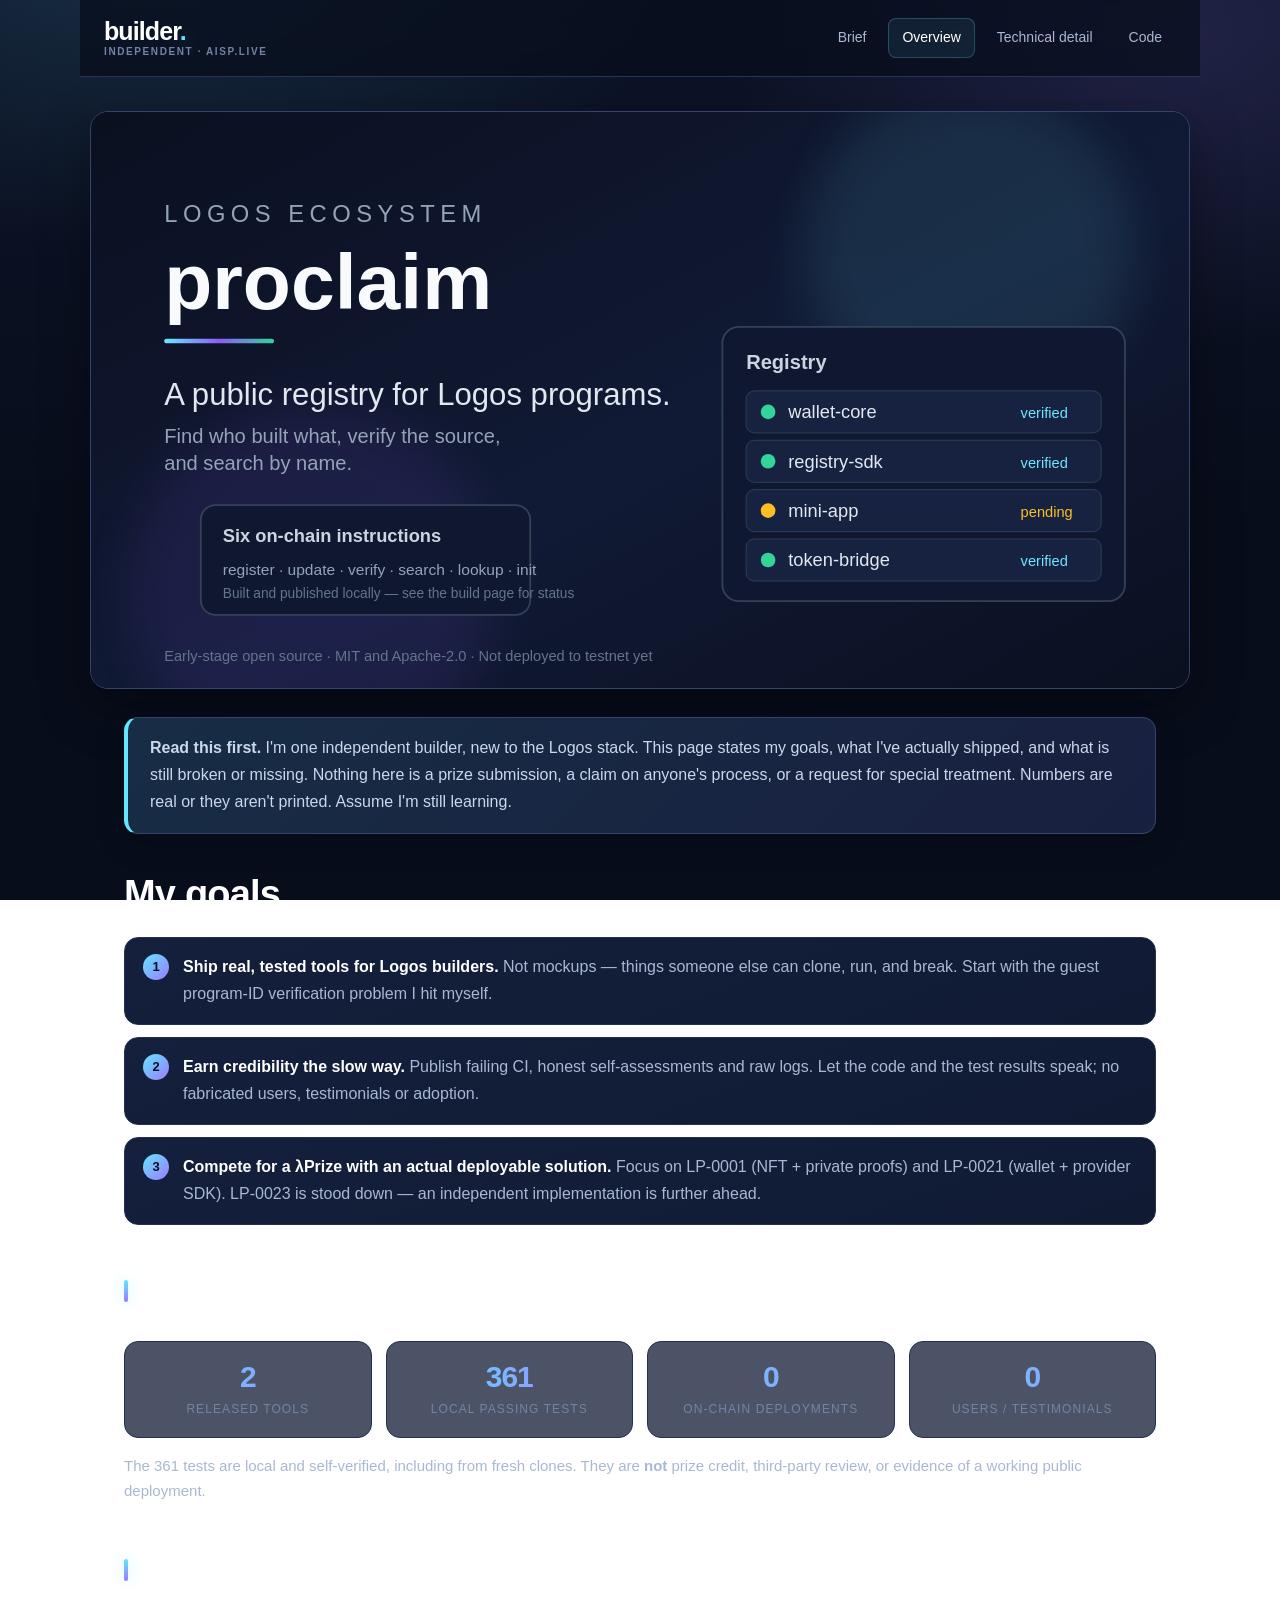
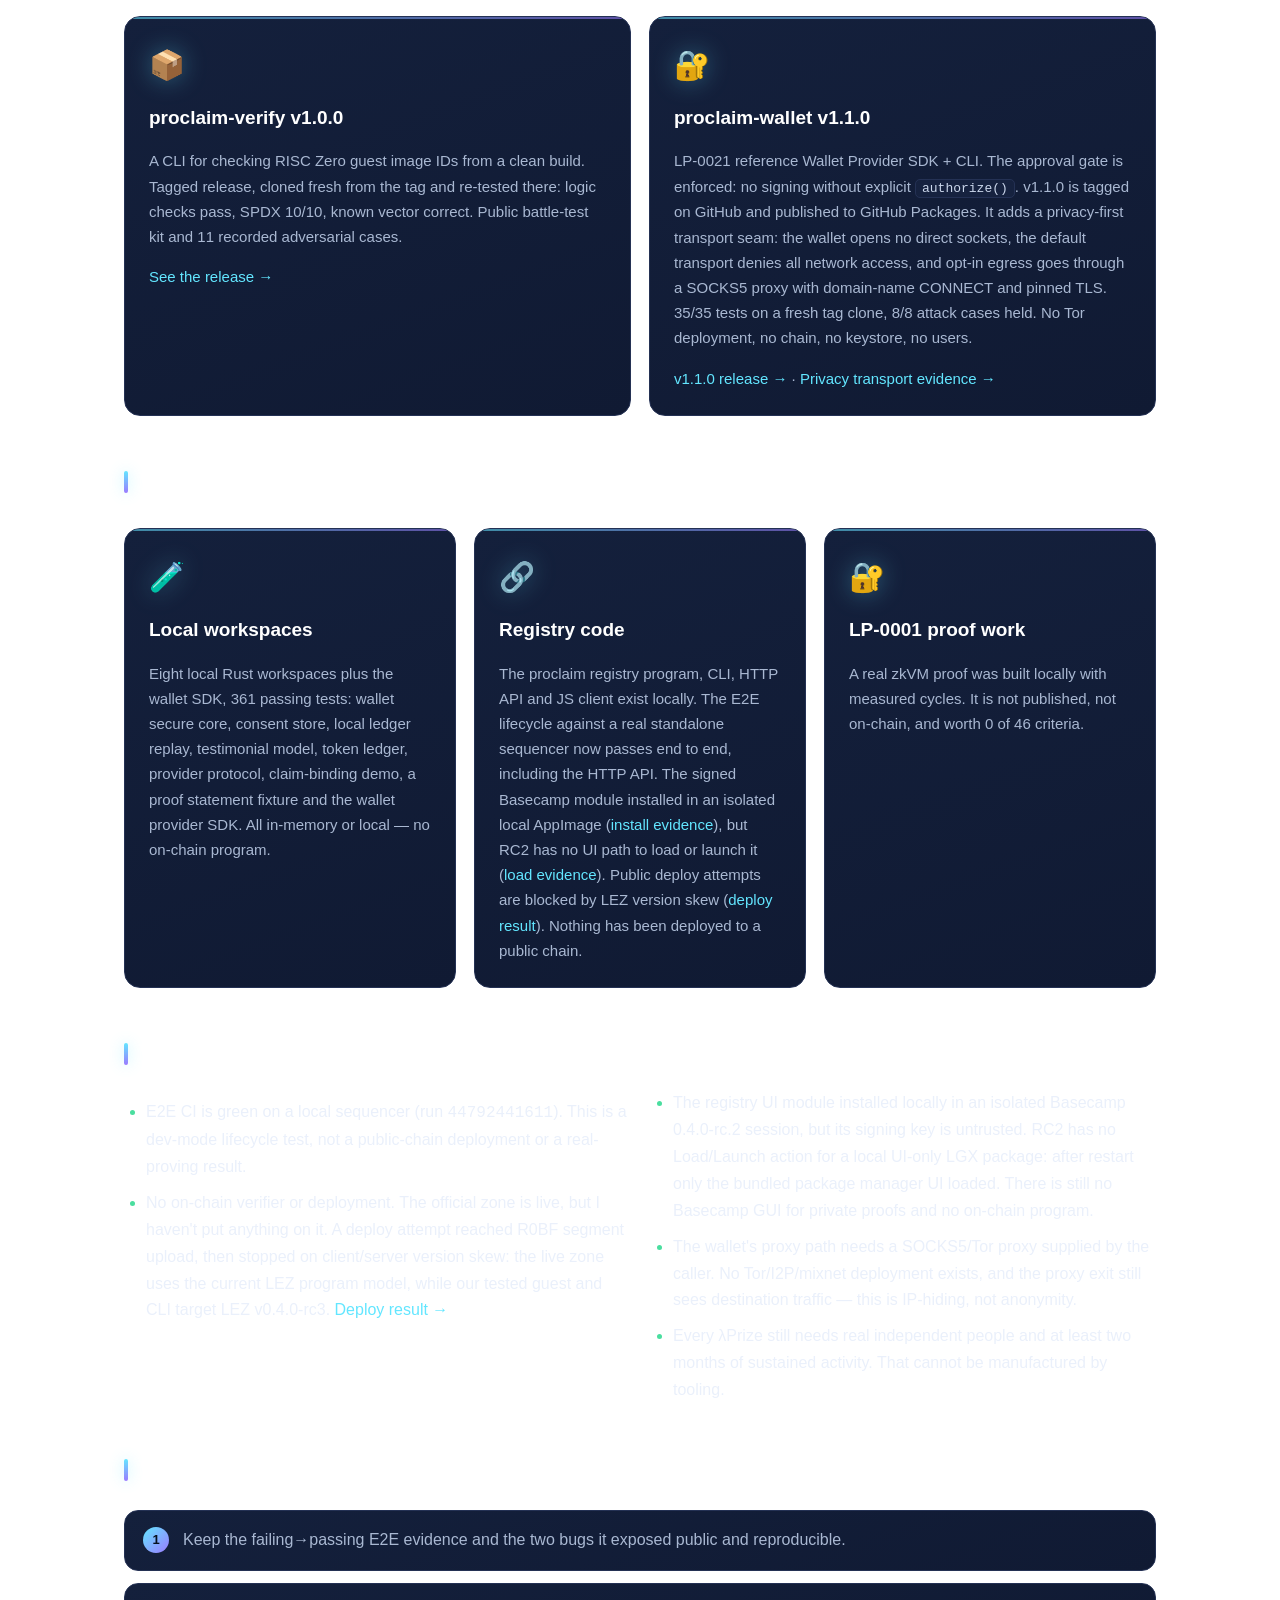
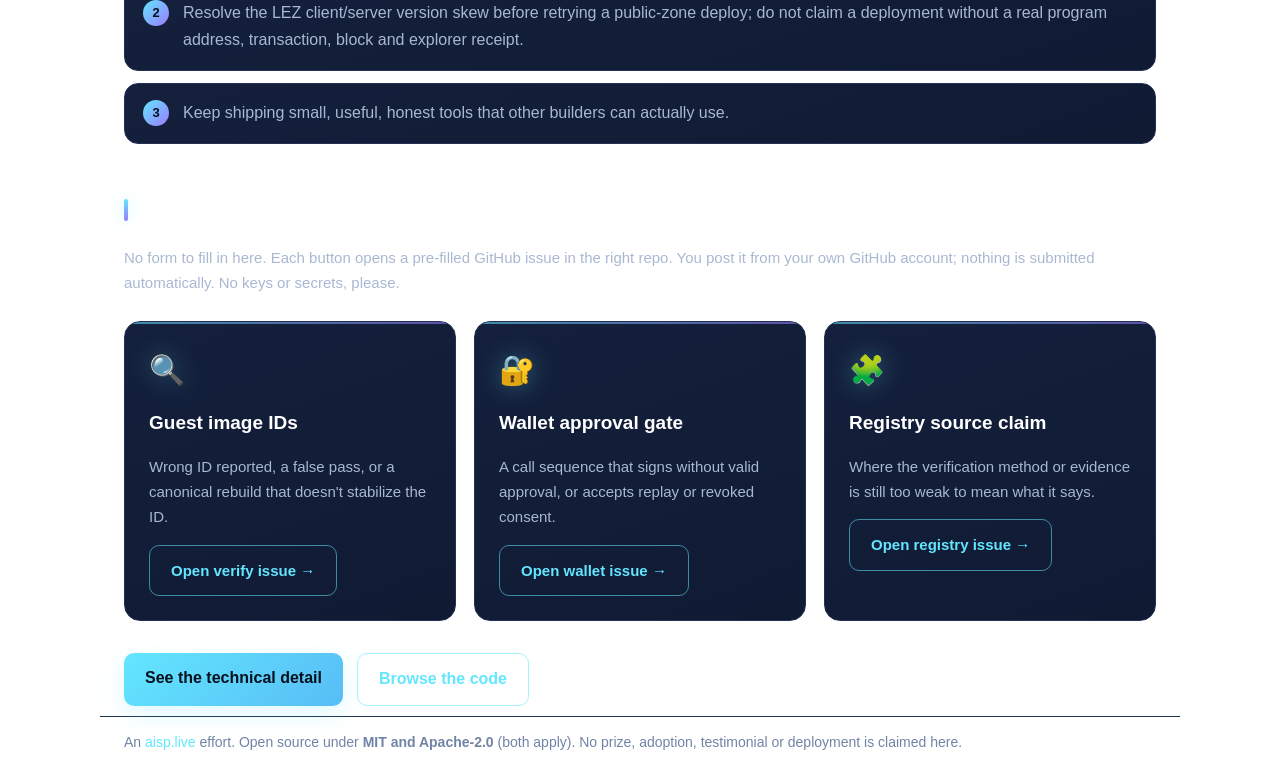
<file: index.html>
<!DOCTYPE html>
<!-- SPDX-License-Identifier: MIT AND Apache-2.0 -->
<html lang="en">
<head>
<meta charset="utf-8">
<meta name="viewport" content="width=device-width, initial-scale=1">
<title>Independent Logos builder — goals, shipped work, honest status</title>
<meta name="description" content="One independent builder working in public on Logos/LEZ: real goals, what's actually shipped, what's blocked, and what's next. No prize claims, no inflated numbers.">
<link rel="canonical" href="https://goldennftplatform-svg.github.io/proclaim-site/">
<base href="https://goldennftplatform-svg.github.io/proclaim-site/">
<link rel="stylesheet" href="https://goldennftplatform-svg.github.io/proclaim-site/style.css">
</head>
<body>
<header class="nav">
  <a class="brand" href="https://goldennftplatform-svg.github.io/proclaim-site/index.html">builder<span class="dot">.</span><span class="product">independent · aisp.live</span></a>
  <nav>
    <a href="https://goldennftplatform-svg.github.io/proclaim-site/brief.html">Brief</a>
    <a href="https://goldennftplatform-svg.github.io/proclaim-site/index.html" class="active">Overview</a>
    <a href="https://goldennftplatform-svg.github.io/proclaim-site/build.html">Technical detail</a>
    <a href="https://github.com/goldennftplatform-svg" target="_blank" rel="noopener">Code</a>
  </nav>
</header>

<main>
<section class="hero">
  <img src="https://goldennftplatform-svg.github.io/proclaim-site/hero.svg" alt="Independent Logos builder — goals, shipped work, honest status" class="hero-img">
</section>

<section class="wrap">
  <div class="notice">
    <strong>Read this first.</strong> I'm one independent builder, new to the Logos stack. This page
    states my goals, what I've actually shipped, and what is still broken or missing. Nothing here
    is a prize submission, a claim on anyone's process, or a request for special treatment. Numbers
    are real or they aren't printed. Assume I'm still learning.
  </div>

  <h1>My goals</h1>
  <ol class="goals">
    <li><strong>Ship real, tested tools for Logos builders.</strong> Not mockups — things someone else can clone, run, and break. Start with the guest program-ID verification problem I hit myself.</li>
    <li><strong>Earn credibility the slow way.</strong> Publish failing CI, honest self-assessments and raw logs. Let the code and the test results speak; no fabricated users, testimonials or adoption.</li>
    <li><strong>Compete for a λPrize with an actual deployable solution.</strong> Focus on LP-0001 (NFT + private proofs) and LP-0021 (wallet + provider SDK). LP-0023 is stood down — an independent implementation is further ahead.</li>
  </ol>

  <h2>Where we are right now</h2>
  <div class="stats">
    <div class="stat"><b>2</b><span>released tools</span></div>
    <div class="stat"><b>361</b><span>local passing tests</span></div>
    <div class="stat"><b>0</b><span>on-chain deployments</span></div>
    <div class="stat"><b>0</b><span>users / testimonials</span></div>
  </div>
  <p class="muted">The 361 tests are local and self-verified, including from fresh clones. They are
  <strong>not</strong> prize credit, third-party review, or evidence of a working public deployment.</p>

  <h2>What's actually shipped</h2>
  <div class="cards">
    <div class="card">
      <div class="ico">📦</div>
      <h3>proclaim-verify v1.0.0</h3>
      <p>A CLI for checking RISC Zero guest image IDs from a clean build. Tagged release, cloned fresh from the tag and re-tested there: logic checks pass, SPDX 10/10, known vector correct. Public battle-test kit and 11 recorded adversarial cases.</p>
      <p><a href="https://github.com/goldennftplatform-svg/proclaim-verify/releases/tag/v1.0.0" target="_blank" rel="noopener">See the release →</a></p>
    </div>
    <div class="card">
      <div class="ico">🔐</div>
      <h3>proclaim-wallet v1.1.0</h3>
      <p>LP-0021 reference Wallet Provider SDK + CLI. The approval gate is enforced: no signing without explicit <code>authorize()</code>. v1.1.0 is tagged on GitHub and published to GitHub Packages. It adds a privacy-first transport seam: the wallet opens no direct sockets, the default transport denies all network access, and opt-in egress goes through a SOCKS5 proxy with domain-name CONNECT and pinned TLS. 35/35 tests on a fresh tag clone, 8/8 attack cases held. No Tor deployment, no chain, no keystore, no users.</p>
      <p><a href="https://github.com/goldennftplatform-svg/proclaim-wallet/releases/tag/v1.1.0" target="_blank" rel="noopener">v1.1.0 release →</a> ·
      <a href="https://github.com/goldennftplatform-svg/proclaim-wallet/blob/v1.1.0/PRIVACY-TRANSPORT.md" target="_blank" rel="noopener">Privacy transport evidence →</a></p>
    </div>
  </div>

  <h2>What's built but not shipped</h2>
  <div class="cards">
    <div class="card">
      <div class="ico">🧪</div>
      <h3>Local workspaces</h3>
      <p>Eight local Rust workspaces plus the wallet SDK, 361 passing tests: wallet secure core, consent store, local ledger replay, testimonial model, token ledger, provider protocol, claim-binding demo, a proof statement fixture and the wallet provider SDK. All in-memory or local — no on-chain program.</p>
    </div>
    <div class="card">
      <div class="ico">🔗</div>
      <h3>Registry code</h3>
      <p>The proclaim registry program, CLI, HTTP API and JS client exist locally. The E2E lifecycle against a real standalone sequencer now passes end to end, including the HTTP API. The signed Basecamp module installed in an isolated local AppImage (<a href="https://github.com/goldennftplatform-svg/proclaim/blob/master/BASECAMP-INSTALL-RESULT.md" target="_blank" rel="noopener">install evidence</a>), but RC2 has no UI path to load or launch it (<a href="https://github.com/goldennftplatform-svg/proclaim/blob/master/BASECAMP-LOAD-RESULT.md" target="_blank" rel="noopener">load evidence</a>). Public deploy attempts are blocked by LEZ version skew (<a href="https://github.com/goldennftplatform-svg/proclaim/blob/master/DEPLOY-RESULT.md" target="_blank" rel="noopener">deploy result</a>). Nothing has been deployed to a public chain.</p>
    </div>
    <div class="card">
      <div class="ico">🔐</div>
      <h3>LP-0001 proof work</h3>
      <p>A real zkVM proof was built locally with measured cycles. It is not published, not on-chain, and worth 0 of 46 criteria.</p>
    </div>
  </div>

  <h2>What's blocking</h2>
  <ul class="checks">
    <li>E2E CI is green on a local sequencer (run <code>44792441611</code>). This is a dev-mode lifecycle test, not a public-chain deployment or a real-proving result.</li>
    <li>No on-chain verifier or deployment. The official zone is live, but I haven't put anything on it. A deploy attempt reached R0BF segment upload, then stopped on client/server version skew: the live zone uses the current LEZ program model, while our tested guest and CLI target LEZ v0.4.0-rc3. <a href="https://github.com/goldennftplatform-svg/proclaim/blob/master/DEPLOY-RESULT.md" target="_blank" rel="noopener">Deploy result →</a></li>
    <li>The registry UI module installed locally in an isolated Basecamp 0.4.0-rc.2 session, but its signing key is untrusted. RC2 has no Load/Launch action for a local UI-only LGX package: after restart only the bundled package manager UI loaded. There is still no Basecamp GUI for private proofs and no on-chain program.</li>
    <li>The wallet's proxy path needs a SOCKS5/Tor proxy supplied by the caller. No Tor/I2P/mixnet deployment exists, and the proxy exit still sees destination traffic — this is IP-hiding, not anonymity.</li>
    <li>Every λPrize still needs real independent people and at least two months of sustained activity. That cannot be manufactured by tooling.</li>
  </ul>

  <h2>What's next</h2>
  <ol class="goals">
    <li>Keep the failing→passing E2E evidence and the two bugs it exposed public and reproducible.</li>
    <li>Resolve the LEZ client/server version skew before retrying a public-zone deploy; do not claim a deployment without a real program address, transaction, block and explorer receipt.</li>
    <li>Keep shipping small, useful, honest tools that other builders can actually use.</li>
  </ol>

  <h2>Send a failure case or idea</h2>
  <p class="muted">No form to fill in here. Each button opens a pre-filled GitHub issue in the right repo. You post it from your own GitHub account; nothing is submitted automatically. No keys or secrets, please.</p>
  <div class="cards">
    <div class="card">
      <div class="ico">🔍</div>
      <h3>Guest image IDs</h3>
      <p>Wrong ID reported, a false pass, or a canonical rebuild that doesn't stabilize the ID.</p>
      <p><a class="button ghost" href="https://github.com/goldennftplatform-svg/proclaim-verify/issues/new?title=Review%20request%3A%20path-dependent%20guest%20ID%20report&body=%23%23%23%20What%20you%20tried%0A%0A%23%23%23%20ID%20%60proclaim-verify%60%20reported%0A%0A%23%23%23%20Expected%20ID%0A%0A%23%23%23%20Commands%20%2B%20output%0A%0AScope%3A%20local%20binary%20inspection%20only.%20No%20chain%2C%20no%20proofs%2C%20no%20submission.%20Do%20not%20paste%20keys%20or%20secrets." target="_blank" rel="noopener">Open verify issue →</a></p>
    </div>
    <div class="card">
      <div class="ico">🔐</div>
      <h3>Wallet approval gate</h3>
      <p>A call sequence that signs without valid approval, or accepts replay or revoked consent.</p>
      <p><a class="button ghost" href="https://github.com/goldennftplatform-svg/proclaim-wallet/issues/new?title=Review%20request%3A%20approval-gate%20counterexample&body=%23%23%23%20Call%20sequence%0A%0A%23%23%23%20What%20you%20expected%0A%0A%23%23%23%20What%20happened%0A%0AScope%3A%20mock%20adapters%20only.%20No%20chain%2C%20no%20keystore%2C%20no%20users.%20Do%20not%20paste%20keys%20or%20secrets." target="_blank" rel="noopener">Open wallet issue →</a></p>
    </div>
    <div class="card">
      <div class="ico">🧩</div>
      <h3>Registry source claim</h3>
      <p>Where the verification method or evidence is still too weak to mean what it says.</p>
      <p><a class="button ghost" href="https://github.com/goldennftplatform-svg/proclaim/issues/new?title=Review%20request%3A%20registry%20source-claim%20review&body=%23%23%23%20Which%20part%20of%20the%20claim%20is%20too%20weak%3F%0A%0A%23%23%23%20Evidence%20%2F%20repro%0A%0AScope%3A%20local%20standalone%20sequencer%2C%20dev%20mode.%20Not%20a%20public%20deployment%2C%20not%20a%20real-proving%20result.%20Do%20not%20paste%20keys%20or%20secrets." target="_blank" rel="noopener">Open registry issue →</a></p>
    </div>
  </div>

  <div class="cta">
    <a class="button" href="https://goldennftplatform-svg.github.io/proclaim-site/build.html">See the technical detail</a>
    <a class="button ghost" href="https://github.com/goldennftplatform-svg" target="_blank" rel="noopener">Browse the code</a>
  </div>
</section>
</main>

<footer class="wrap">
  <p>An <a href="https://aisp.live" target="_blank" rel="noopener">aisp.live</a> effort.
  Open source under <strong>MIT and Apache-2.0</strong> (both apply).
  No prize, adoption, testimonial or deployment is claimed here.</p>
</footer>
</body>
</html>
</file>
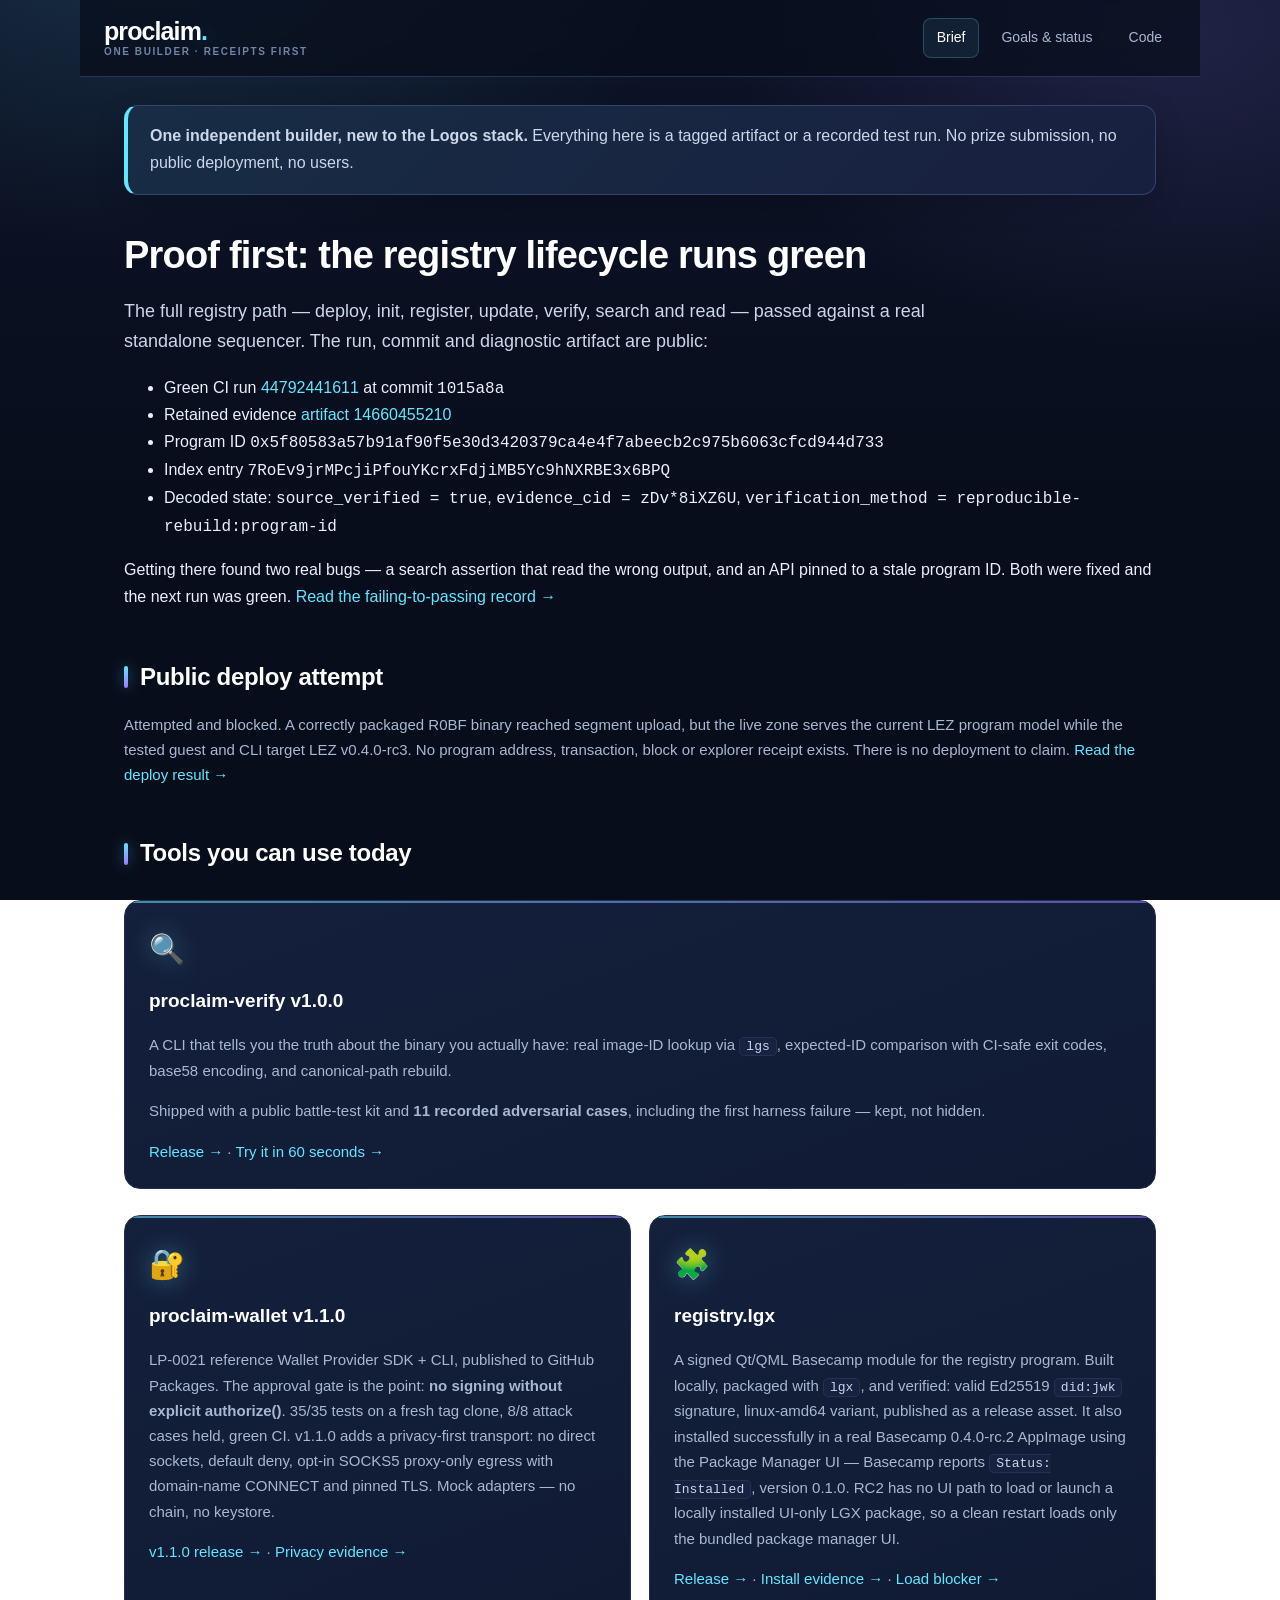
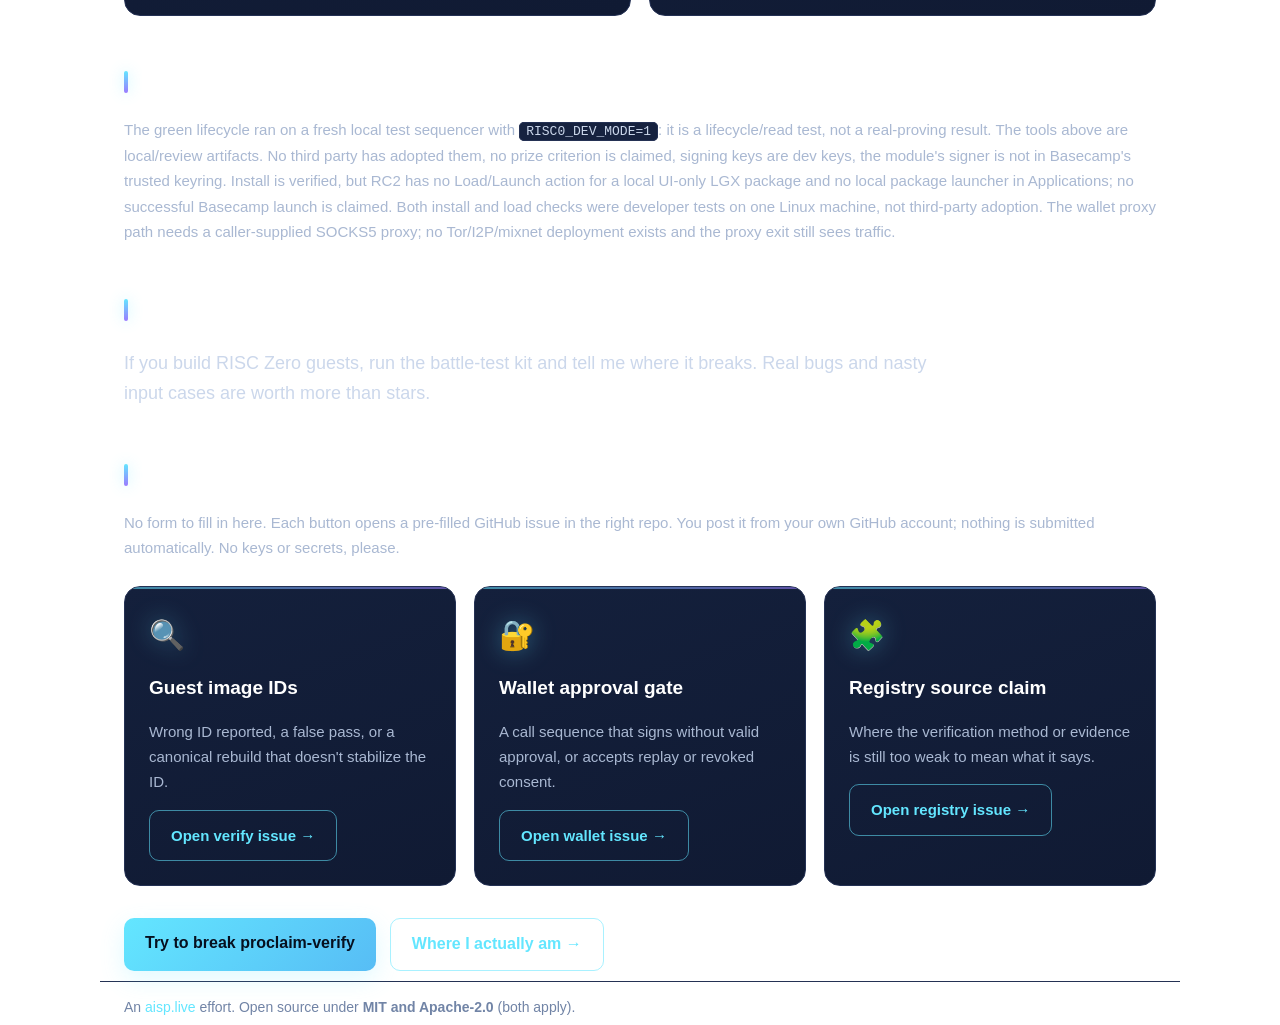
<file: brief.html>
<!DOCTYPE html>
<!-- SPDX-License-Identifier: MIT AND Apache-2.0 -->
<html lang="en">
<head>
<meta charset="utf-8">
<meta name="viewport" content="width=device-width, initial-scale=1">
<title>proclaim — receipt-backed registry lifecycle and tools for Logos builders</title>
<meta name="description" content="A green end-to-end registry lifecycle with retained receipts, plus three tagged tools: a guest-ID CLI, a wallet provider SDK with an approval gate, and a signed Basecamp module.">
<link rel="canonical" href="https://goldennftplatform-svg.github.io/proclaim-site/brief.html">
<base href="https://goldennftplatform-svg.github.io/proclaim-site/">
<link rel="stylesheet" href="https://goldennftplatform-svg.github.io/proclaim-site/style.css">
</head>
<body>
<header class="nav">
  <a class="brand" href="https://goldennftplatform-svg.github.io/proclaim-site/brief.html">proclaim<span class="dot">.</span><span class="product">one builder · receipts first</span></a>
  <nav>
    <a href="https://goldennftplatform-svg.github.io/proclaim-site/brief.html" class="active">Brief</a>
    <a href="https://goldennftplatform-svg.github.io/proclaim-site/index.html">Goals &amp; status</a>
    <a href="https://github.com/goldennftplatform-svg" target="_blank" rel="noopener">Code</a>
  </nav>
</header>

<main class="wrap">
  <div class="notice">
    <strong>One independent builder, new to the Logos stack.</strong> Everything here is a tagged
    artifact or a recorded test run. No prize submission, no public deployment, no users.
  </div>

  <h1>Proof first: the registry lifecycle runs green</h1>
  <p class="lead">The full registry path — deploy, init, register, update, verify, search and read —
  passed against a real standalone sequencer. The run, commit and diagnostic artifact are public:</p>
  <ul>
    <li>Green CI run <a href="https://github.com/goldennftplatform-svg/proclaim/actions/runs/44792441611" target="_blank" rel="noopener">44792441611</a> at commit <code>1015a8a</code></li>
    <li>Retained evidence <a href="https://github.com/goldennftplatform-svg/proclaim/actions/artifacts/14660455210" target="_blank" rel="noopener">artifact 14660455210</a></li>
    <li>Program ID <code>0x5f80583a57b91af90f5e30d3420379ca4e4f7abeecb2c975b6063cfcd944d733</code></li>
    <li>Index entry <code>7RoEv9jrMPcjiPfouYKcrxFdjiMB5Yc9hNXRBE3x6BPQ</code></li>
    <li>Decoded state: <code>source_verified = true</code>, <code>evidence_cid = zDv*8iXZ6U</code>,
    <code>verification_method = reproducible-rebuild:program-id</code></li>
  </ul>
  <p>Getting there found two real bugs — a search assertion that read the wrong output, and an API
  pinned to a stale program ID. Both were fixed and the next run was green.
  <a href="https://github.com/goldennftplatform-svg/proclaim/blob/master/E2E-RESULT.md" target="_blank" rel="noopener">Read the failing-to-passing record →</a></p>

  <h2>Public deploy attempt</h2>
  <p class="muted">Attempted and blocked. A correctly packaged R0BF binary reached segment upload,
  but the live zone serves the current LEZ program model while the tested guest and CLI target
  LEZ v0.4.0-rc3. No program address, transaction, block or explorer receipt exists. There is no
  deployment to claim.
  <a href="https://github.com/goldennftplatform-svg/proclaim/blob/master/DEPLOY-RESULT.md" target="_blank" rel="noopener">Read the deploy result →</a></p>

  <h2>Tools you can use today</h2>
  <div class="cards">
    <div class="card">
      <div class="ico">🔍</div>
      <h3>proclaim-verify v1.0.0</h3>
      <p>A CLI that tells you the truth about the binary you actually have: real image-ID lookup
      via <code>lgs</code>, expected-ID comparison with CI-safe exit codes, base58 encoding, and
      canonical-path rebuild.</p>
      <p>Shipped with a public battle-test kit and <strong>11 recorded adversarial cases</strong>,
      including the first harness failure — kept, not hidden.</p>
      <p><a href="https://github.com/goldennftplatform-svg/proclaim-verify/releases/tag/v1.0.0" target="_blank" rel="noopener">Release →</a> ·
      <a href="https://github.com/goldennftplatform-svg/proclaim-verify/blob/main/ONE-PAGER.md" target="_blank" rel="noopener">Try it in 60 seconds →</a></p>
    </div>
  </div>

  <div class="cards">
    <div class="card">
      <div class="ico">🔐</div>
      <h3>proclaim-wallet v1.1.0</h3>
      <p>LP-0021 reference Wallet Provider SDK + CLI, published to GitHub Packages. The
      approval gate is the point: <strong>no signing without explicit authorize()</strong>.
      35/35 tests on a fresh tag clone, 8/8 attack cases held, green CI. v1.1.0 adds a
      privacy-first transport: no direct sockets, default deny, opt-in SOCKS5 proxy-only
      egress with domain-name CONNECT and pinned TLS. Mock adapters — no chain, no keystore.</p>
      <p><a href="https://github.com/goldennftplatform-svg/proclaim-wallet/releases/tag/v1.1.0" target="_blank" rel="noopener">v1.1.0 release →</a> ·
      <a href="https://github.com/goldennftplatform-svg/proclaim-wallet/blob/v1.1.0/PRIVACY-TRANSPORT.md" target="_blank" rel="noopener">Privacy evidence →</a></p>
    </div>
    <div class="card">
      <div class="ico">🧩</div>
      <h3>registry.lgx</h3>
      <p>A signed Qt/QML Basecamp module for the registry program. Built locally, packaged with
      <code>lgx</code>, and verified: valid Ed25519 <code>did:jwk</code> signature, linux-amd64
      variant, published as a release asset. It also installed successfully in a real
      Basecamp 0.4.0-rc.2 AppImage using the Package Manager UI — Basecamp reports
      <code>Status: Installed</code>, version 0.1.0. RC2 has no UI path to load or launch a
      locally installed UI-only LGX package, so a clean restart loads only the bundled package
      manager UI.</p>
      <p><a href="https://github.com/goldennftplatform-svg/proclaim/releases/tag/v0.2.0-lgx" target="_blank" rel="noopener">Release →</a> ·
      <a href="https://github.com/goldennftplatform-svg/proclaim/blob/master/BASECAMP-INSTALL-RESULT.md" target="_blank" rel="noopener">Install evidence →</a> ·
      <a href="https://github.com/goldennftplatform-svg/proclaim/blob/master/BASECAMP-LOAD-RESULT.md" target="_blank" rel="noopener">Load blocker →</a></p>
    </div>
  </div>

  <h2>Honest scope</h2>
  <p class="muted">The green lifecycle ran on a fresh local test sequencer with
  <code>RISC0_DEV_MODE=1</code>: it is a lifecycle/read test, not a real-proving result. The tools
  above are local/review artifacts. No third party has adopted them, no prize criterion is claimed,
  signing keys are dev keys, the module's signer is not in Basecamp's trusted keyring. Install
  is verified, but RC2 has no Load/Launch action for a local UI-only LGX package and no local
  package launcher in Applications; no successful Basecamp launch is claimed. Both install and
  load checks were developer tests on one Linux machine, not third-party adoption. The wallet
  proxy path needs a caller-supplied SOCKS5 proxy; no
  Tor/I2P/mixnet deployment exists and the proxy exit still sees traffic.</p>

  <h2>The ask</h2>
  <p class="lead">If you build RISC Zero guests, run the battle-test kit and tell me where it
  breaks. Real bugs and nasty input cases are worth more than stars.</p>

  <h2>Send a failure case or idea</h2>
  <p class="muted">No form to fill in here. Each button opens a pre-filled GitHub issue in the right repo. You post it from your own GitHub account; nothing is submitted automatically. No keys or secrets, please.</p>
  <div class="cards">
    <div class="card">
      <div class="ico">🔍</div>
      <h3>Guest image IDs</h3>
      <p>Wrong ID reported, a false pass, or a canonical rebuild that doesn't stabilize the ID.</p>
      <p><a class="button ghost" href="https://github.com/goldennftplatform-svg/proclaim-verify/issues/new?title=Review%20request%3A%20path-dependent%20guest%20ID%20report&body=%23%23%23%20What%20you%20tried%0A%0A%23%23%23%20ID%20%60proclaim-verify%60%20reported%0A%0A%23%23%23%20Expected%20ID%0A%0A%23%23%23%20Commands%20%2B%20output%0A%0AScope%3A%20local%20binary%20inspection%20only.%20No%20chain%2C%20no%20proofs%2C%20no%20submission.%20Do%20not%20paste%20keys%20or%20secrets." target="_blank" rel="noopener">Open verify issue →</a></p>
    </div>
    <div class="card">
      <div class="ico">🔐</div>
      <h3>Wallet approval gate</h3>
      <p>A call sequence that signs without valid approval, or accepts replay or revoked consent.</p>
      <p><a class="button ghost" href="https://github.com/goldennftplatform-svg/proclaim-wallet/issues/new?title=Review%20request%3A%20approval-gate%20counterexample&body=%23%23%23%20Call%20sequence%0A%0A%23%23%23%20What%20you%20expected%0A%0A%23%23%23%20What%20happened%0A%0AScope%3A%20mock%20adapters%20only.%20No%20chain%2C%20no%20keystore%2C%20no%20users.%20Do%20not%20paste%20keys%20or%20secrets." target="_blank" rel="noopener">Open wallet issue →</a></p>
    </div>
    <div class="card">
      <div class="ico">🧩</div>
      <h3>Registry source claim</h3>
      <p>Where the verification method or evidence is still too weak to mean what it says.</p>
      <p><a class="button ghost" href="https://github.com/goldennftplatform-svg/proclaim/issues/new?title=Review%20request%3A%20registry%20source-claim%20review&body=%23%23%23%20Which%20part%20of%20the%20claim%20is%20too%20weak%3F%0A%0A%23%23%23%20Evidence%20%2F%20repro%0A%0AScope%3A%20local%20standalone%20sequencer%2C%20dev%20mode.%20Not%20a%20public%20deployment%2C%20not%20a%20real-proving%20result.%20Do%20not%20paste%20keys%20or%20secrets." target="_blank" rel="noopener">Open registry issue →</a></p>
    </div>
  </div>

  <div class="cta">
    <a class="button" href="https://github.com/goldennftplatform-svg/proclaim-verify/blob/main/BATTLE-TEST.md" target="_blank" rel="noopener">Try to break proclaim-verify</a>
    <a class="button ghost" href="https://goldennftplatform-svg.github.io/proclaim-site/index.html">Where I actually am →</a>
  </div>
</main>

<footer class="wrap">
  <p>An <a href="https://aisp.live" target="_blank" rel="noopener">aisp.live</a> effort.
  Open source under <strong>MIT and Apache-2.0</strong> (both apply).</p>
</footer>
</body>
</html>
</file>
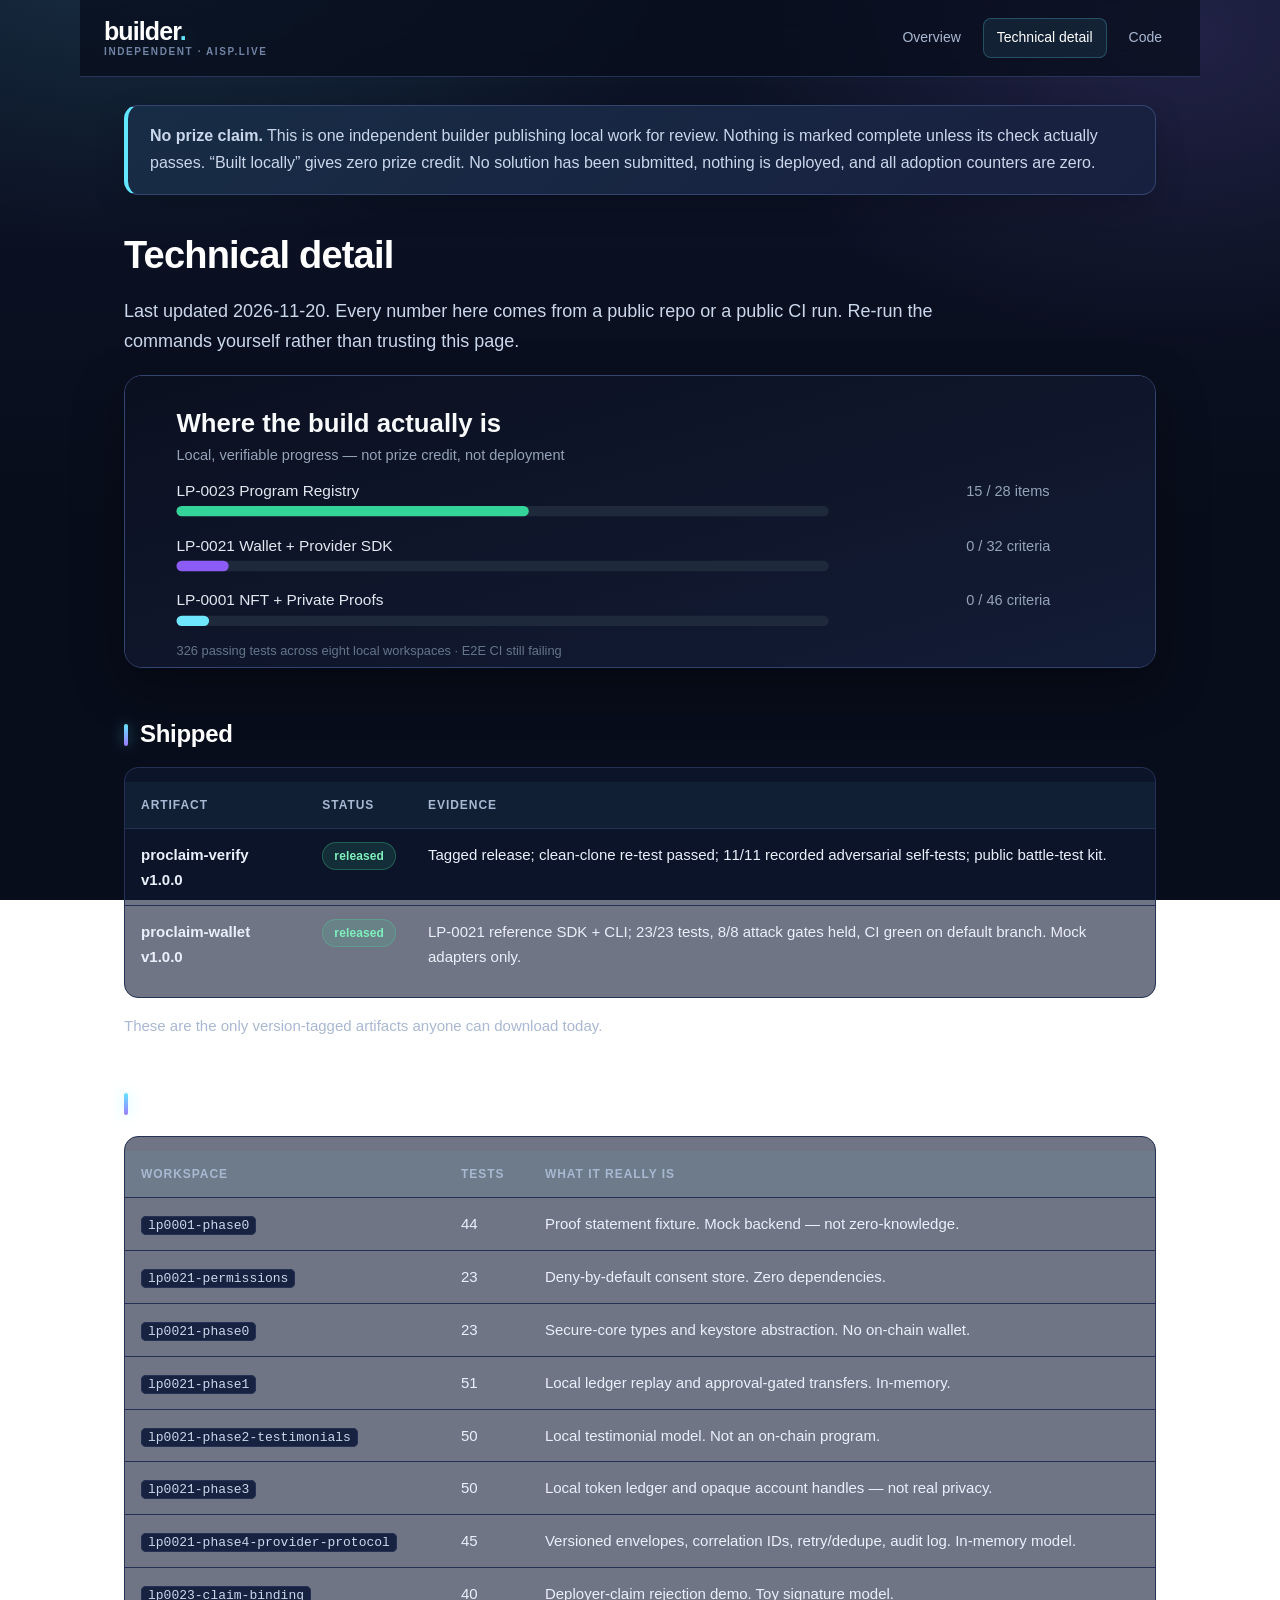
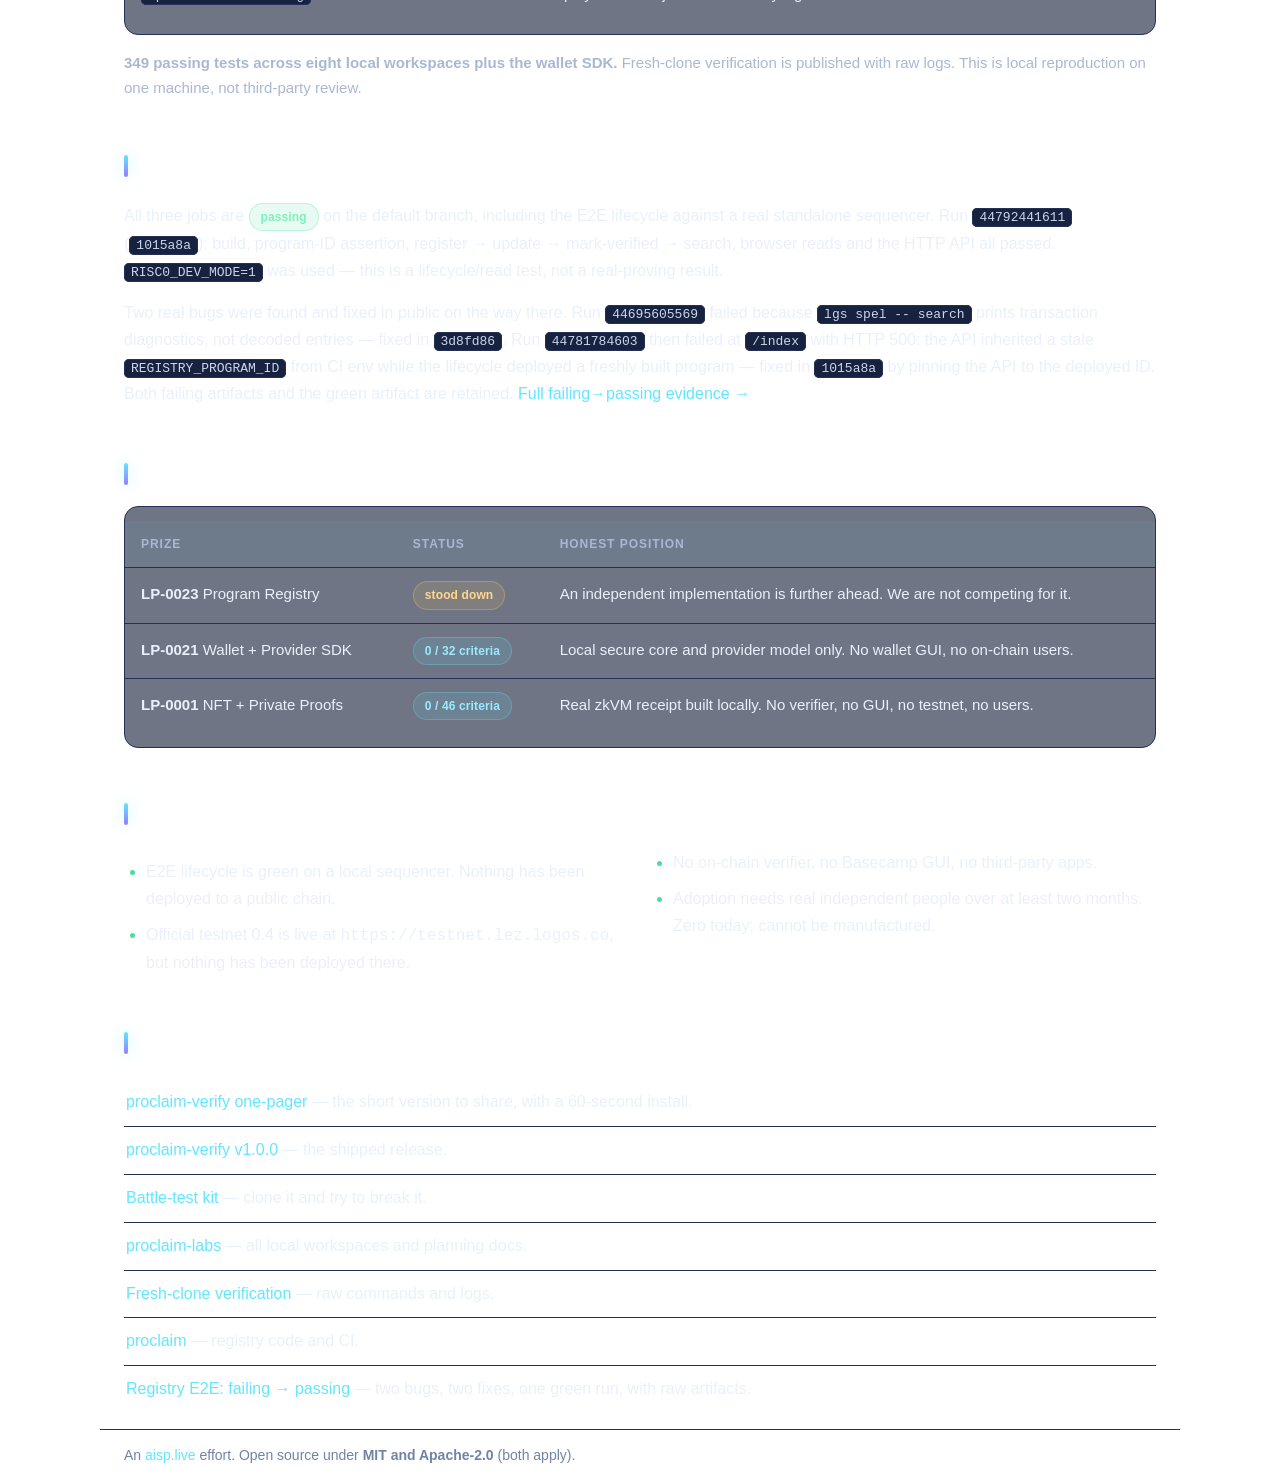
<file: build.html>
<!DOCTYPE html>
<!-- SPDX-License-Identifier: MIT AND Apache-2.0 -->
<html lang="en">
<head>
<meta charset="utf-8">
<meta name="viewport" content="width=device-width, initial-scale=1">
<title>Technical detail — independent Logos builder</title>
<meta name="description" content="Exact technical status for an independent Logos builder: shipped release, local test workspaces, CI results, what is unmet, and what happens next.">
<link rel="canonical" href="https://goldennftplatform-svg.github.io/proclaim-site/build.html">
<base href="https://goldennftplatform-svg.github.io/proclaim-site/">
<link rel="stylesheet" href="https://goldennftplatform-svg.github.io/proclaim-site/style.css">
</head>
<body>
<header class="nav">
  <a class="brand" href="https://goldennftplatform-svg.github.io/proclaim-site/index.html">builder<span class="dot">.</span><span class="product">independent · aisp.live</span></a>
  <nav>
    <a href="https://goldennftplatform-svg.github.io/proclaim-site/index.html">Overview</a>
    <a href="https://goldennftplatform-svg.github.io/proclaim-site/build.html" class="active">Technical detail</a>
    <a href="https://github.com/goldennftplatform-svg" target="_blank" rel="noopener">Code</a>
  </nav>
</header>

<main class="wrap">
  <div class="notice">
    <strong>No prize claim.</strong> This is one independent builder publishing local work for review.
    Nothing is marked complete unless its check actually passes. “Built locally” gives zero prize
    credit. No solution has been submitted, nothing is deployed, and all adoption counters are zero.
  </div>

  <h1>Technical detail</h1>
  <p class="lead">Last updated 2026-11-20. Every number here comes from a public repo or a public CI
  run. Re-run the commands yourself rather than trusting this page.</p>

  <img src="https://goldennftplatform-svg.github.io/proclaim-site/status.svg" alt="Status by prize: LP-0023, LP-0021, LP-0001" class="status-img">

  <h2>Shipped</h2>
  <div class="table-wrap"><table>
    <thead><tr><th>Artifact</th><th>Status</th><th>Evidence</th></tr></thead>
    <tbody>
      <tr><td><strong>proclaim-verify v1.0.0</strong></td><td><span class="pill green">released</span></td><td>Tagged release; clean-clone re-test passed; 11/11 recorded adversarial self-tests; public battle-test kit.</td></tr>
      <tr><td><strong>proclaim-wallet v1.0.0</strong></td><td><span class="pill green">released</span></td><td>LP-0021 reference SDK + CLI; 23/23 tests, 8/8 attack gates held, CI green on default branch. Mock adapters only.</td></tr>
    </tbody>
  </table></div>
  <p class="muted">These are the only version-tagged artifacts anyone can download today.</p>

  <h2>Built locally — not shipped</h2>
  <div class="table-wrap"><table>
    <thead><tr><th>Workspace</th><th>Tests</th><th>What it really is</th></tr></thead>
    <tbody>
      <tr><td><code>lp0001-phase0</code></td><td>44</td><td>Proof statement fixture. Mock backend — not zero-knowledge.</td></tr>
      <tr><td><code>lp0021-permissions</code></td><td>23</td><td>Deny-by-default consent store. Zero dependencies.</td></tr>
      <tr><td><code>lp0021-phase0</code></td><td>23</td><td>Secure-core types and keystore abstraction. No on-chain wallet.</td></tr>
      <tr><td><code>lp0021-phase1</code></td><td>51</td><td>Local ledger replay and approval-gated transfers. In-memory.</td></tr>
      <tr><td><code>lp0021-phase2-testimonials</code></td><td>50</td><td>Local testimonial model. Not an on-chain program.</td></tr>
      <tr><td><code>lp0021-phase3</code></td><td>50</td><td>Local token ledger and opaque account handles — not real privacy.</td></tr>
      <tr><td><code>lp0021-phase4-provider-protocol</code></td><td>45</td><td>Versioned envelopes, correlation IDs, retry/dedupe, audit log. In-memory model.</td></tr>
      <tr><td><code>lp0023-claim-binding</code></td><td>40</td><td>Deployer-claim rejection demo. Toy signature model.</td></tr>
    </tbody>
  </table></div>
  <p class="muted"><strong>349 passing tests across eight local workspaces plus the wallet SDK.</strong> Fresh-clone verification
  is published with raw logs. This is local reproduction on one machine, not third-party review.</p>

  <h2>CI — current result</h2>
  <p>All three jobs are <span class="pill green">passing</span> on the default branch, including
  the E2E lifecycle against a real standalone sequencer. Run <code>44792441611</code>
  (<code>1015a8a</code>): build, program-ID assertion, register → update → mark-verified → search,
  browser reads and the HTTP API all passed. <code>RISC0_DEV_MODE=1</code> was used — this is a
  lifecycle/read test, not a real-proving result.</p>
  <p>Two real bugs were found and fixed in public on the way there. Run <code>44695605569</code>
  failed because <code>lgs spel -- search</code> prints transaction diagnostics, not decoded
  entries — fixed in <code>3d8fd86</code>. Run <code>44781784603</code> then failed at
  <code>/index</code> with HTTP 500: the API inherited a stale <code>REGISTRY_PROGRAM_ID</code>
  from CI env while the lifecycle deployed a freshly built program — fixed in <code>1015a8a</code>
  by pinning the API to the deployed ID. Both failing artifacts and the green artifact are retained.
  <a href="https://github.com/goldennftplatform-svg/proclaim/blob/master/E2E-RESULT.md" target="_blank" rel="noopener">Full failing→passing evidence →</a></p>

  <h2>Prize targets</h2>
  <div class="table-wrap"><table>
    <thead><tr><th>Prize</th><th>Status</th><th>Honest position</th></tr></thead>
    <tbody>
      <tr><td><strong>LP-0023</strong> Program Registry</td><td><span class="pill amber">stood down</span></td><td>An independent implementation is further ahead. We are not competing for it.</td></tr>
      <tr><td><strong>LP-0021</strong> Wallet + Provider SDK</td><td><span class="pill blue">0 / 32 criteria</span></td><td>Local secure core and provider model only. No wallet GUI, no on-chain users.</td></tr>
      <tr><td><strong>LP-0001</strong> NFT + Private Proofs</td><td><span class="pill blue">0 / 46 criteria</span></td><td>Real zkVM receipt built locally. No verifier, no GUI, no testnet, no users.</td></tr>
    </tbody>
  </table></div>

  <h2>Hard blockers</h2>
  <ul class="checks">
    <li>E2E lifecycle is green on a local sequencer. Nothing has been deployed to a public chain.</li>
    <li>Official testnet 0.4 is live at <code>https://testnet.lez.logos.co</code>, but nothing has been deployed there.</li>
    <li>No on-chain verifier, no Basecamp GUI, no third-party apps.</li>
    <li>Adoption needs real independent people over at least two months. Zero today; cannot be manufactured.</li>
  </ul>

  <h2>Repositories and evidence</h2>
  <ul class="links">
    <li><a href="https://github.com/goldennftplatform-svg/proclaim-verify/blob/main/ONE-PAGER.md" target="_blank" rel="noopener">proclaim-verify one-pager</a> — the short version to share, with a 60-second install.</li>
    <li><a href="https://github.com/goldennftplatform-svg/proclaim-verify/releases/tag/v1.0.0" target="_blank" rel="noopener">proclaim-verify v1.0.0</a> — the shipped release.</li>
    <li><a href="https://github.com/goldennftplatform-svg/proclaim-verify/blob/main/BATTLE-TEST.md" target="_blank" rel="noopener">Battle-test kit</a> — clone it and try to break it.</li>
    <li><a href="https://github.com/goldennftplatform-svg/proclaim-labs" target="_blank" rel="noopener">proclaim-labs</a> — all local workspaces and planning docs.</li>
    <li><a href="https://github.com/goldennftplatform-svg/proclaim-labs/tree/main/verification/clean-clone" target="_blank" rel="noopener">Fresh-clone verification</a> — raw commands and logs.</li>
    <li><a href="https://github.com/goldennftplatform-svg/proclaim" target="_blank" rel="noopener">proclaim</a> — registry code and CI.</li>
    <li><a href="https://github.com/goldennftplatform-svg/proclaim/blob/master/E2E-RESULT.md" target="_blank" rel="noopener">Registry E2E: failing → passing</a> — two bugs, two fixes, one green run, with raw artifacts.</li>
  </ul>
</main>

<footer class="wrap">
  <p>An <a href="https://aisp.live" target="_blank" rel="noopener">aisp.live</a> effort.
  Open source under <strong>MIT and Apache-2.0</strong> (both apply).</p>
</footer>
</body>
</html>
</file>
